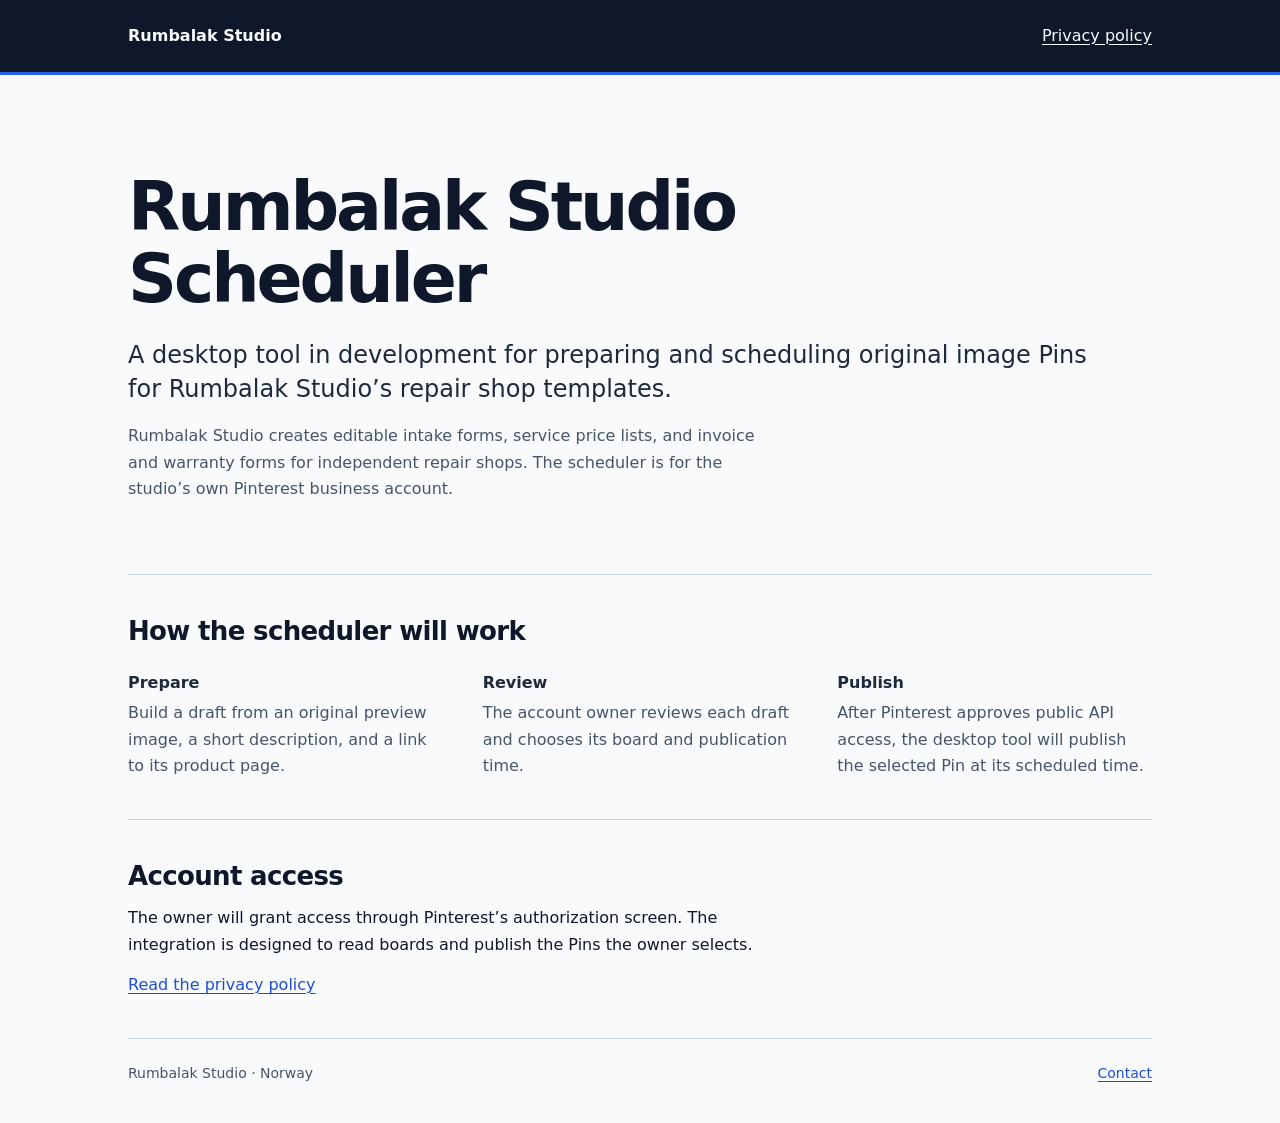
<file: index.html>
<!doctype html>
<html lang="en">
<head>
  <meta charset="utf-8">
  <meta name="viewport" content="width=device-width, initial-scale=1">
  <meta name="description" content="Rumbalak Studio Scheduler prepares and schedules original Pins for Rumbalak Studio’s repair shop templates.">
  <title>Rumbalak Studio Scheduler</title>
  <link rel="stylesheet" href="styles.css">
</head>
<body>
  <header class="site-header">
    <div class="shell header-inner">
      <a class="brand" href="./" aria-current="page">Rumbalak Studio</a>
      <nav aria-label="Main navigation">
        <a href="privacy.html">Privacy policy</a>
      </nav>
    </div>
  </header>

  <main class="shell">
    <section class="hero">
      <h1>Rumbalak Studio Scheduler</h1>
      <p class="intro">A desktop tool in development for preparing and scheduling original image Pins for Rumbalak Studio’s repair shop templates.</p>
      <p>Rumbalak Studio creates editable intake forms, service price lists, and invoice and warranty forms for independent repair shops. The scheduler is for the studio’s own Pinterest business account.</p>
    </section>

    <section class="workflow" aria-labelledby="workflow-title">
      <h2 id="workflow-title">How the scheduler will work</h2>
      <dl>
        <div>
          <dt>Prepare</dt>
          <dd>Build a draft from an original preview image, a short description, and a link to its product page.</dd>
        </div>
        <div>
          <dt>Review</dt>
          <dd>The account owner reviews each draft and chooses its board and publication time.</dd>
        </div>
        <div>
          <dt>Publish</dt>
          <dd>After Pinterest approves public API access, the desktop tool will publish the selected Pin at its scheduled time.</dd>
        </div>
      </dl>
    </section>

    <section class="account" aria-labelledby="account-title">
      <h2 id="account-title">Account access</h2>
      <p>The owner will grant access through Pinterest’s authorization screen. The integration is designed to read boards and publish the Pins the owner selects.</p>
      <a href="privacy.html">Read the privacy policy</a>
    </section>
  </main>

  <footer class="site-footer shell">
    <span>Rumbalak Studio · Norway</span>
    <a href="privacy.html#contact">Contact</a>
  </footer>
</body>
</html>
</file>
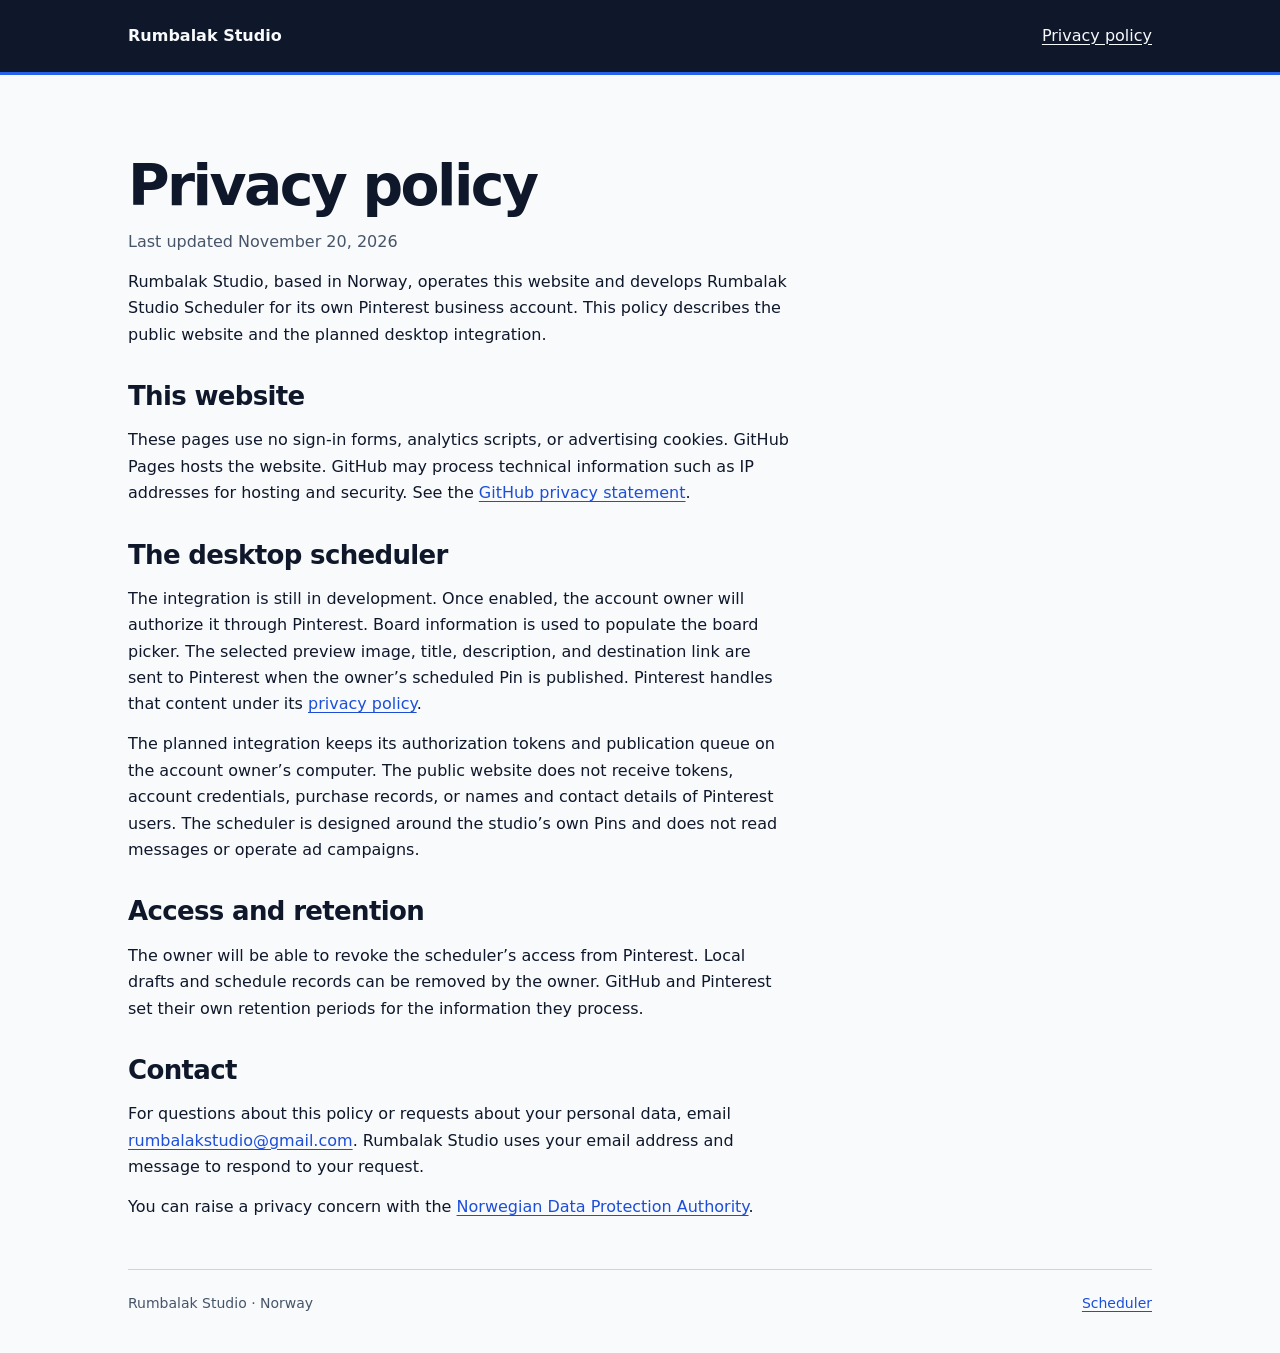
<file: privacy.html>
<!doctype html>
<html lang="en">
<head>
  <meta charset="utf-8">
  <meta name="viewport" content="width=device-width, initial-scale=1">
  <meta name="description" content="Privacy policy for the Rumbalak Studio Scheduler website and planned Pinterest integration.">
  <title>Privacy policy | Rumbalak Studio Scheduler</title>
  <link rel="stylesheet" href="styles.css">
</head>
<body>
  <header class="site-header">
    <div class="shell header-inner">
      <a class="brand" href="./">Rumbalak Studio</a>
      <nav aria-label="Main navigation">
        <a href="privacy.html" aria-current="page">Privacy policy</a>
      </nav>
    </div>
  </header>

  <main class="shell policy">
    <h1>Privacy policy</h1>
    <p class="date">Last updated <time datetime="2026-11-20">November 20, 2026</time></p>
    <p>Rumbalak Studio, based in Norway, operates this website and develops Rumbalak Studio Scheduler for its own Pinterest business account. This policy describes the public website and the planned desktop integration.</p>

    <h2>This website</h2>
    <p>These pages use no sign-in forms, analytics scripts, or advertising cookies. GitHub Pages hosts the website. GitHub may process technical information such as IP addresses for hosting and security. See the <a href="https://docs.github.com/en/site-policy/privacy-policies/github-general-privacy-statement">GitHub privacy statement</a>.</p>

    <h2>The desktop scheduler</h2>
    <p>The integration is still in development. Once enabled, the account owner will authorize it through Pinterest. Board information is used to populate the board picker. The selected preview image, title, description, and destination link are sent to Pinterest when the owner’s scheduled Pin is published. Pinterest handles that content under its <a href="https://policy.pinterest.com/en/privacy-policy">privacy policy</a>.</p>
    <p>The planned integration keeps its authorization tokens and publication queue on the account owner’s computer. The public website does not receive tokens, account credentials, purchase records, or names and contact details of Pinterest users. The scheduler is designed around the studio’s own Pins and does not read messages or operate ad campaigns.</p>

    <h2>Access and retention</h2>
    <p>The owner will be able to revoke the scheduler’s access from Pinterest. Local drafts and schedule records can be removed by the owner. GitHub and Pinterest set their own retention periods for the information they process.</p>

    <h2 id="contact">Contact</h2>
    <p>For questions about this policy or requests about your personal data, email <a href="mailto:rumbalakstudio@gmail.com">rumbalakstudio@gmail.com</a>. Rumbalak Studio uses your email address and message to respond to your request.</p>
    <p>You can raise a privacy concern with the <a href="https://www.datatilsynet.no/en/">Norwegian Data Protection Authority</a>.</p>
  </main>

  <footer class="site-footer shell">
    <span>Rumbalak Studio · Norway</span>
    <a href="./">Scheduler</a>
  </footer>
</body>
</html>
</file>
<file: styles.css>
:root {
  color-scheme: light;
  --ink: #0f172a;
  --secondary: #475569;
  --navy: #1e293b;
  --blue: #1d4ed8;
  --paper: #f8fafc;
  --rule: #cbd5e1;
  font-family: system-ui, -apple-system, "Segoe UI", sans-serif;
}

* {
  box-sizing: border-box;
}

body {
  margin: 0;
  color: var(--ink);
  background: var(--paper);
  font-size: 1rem;
  line-height: 1.65;
}

a {
  color: var(--blue);
  text-underline-offset: 0.2em;
}

a:focus-visible {
  outline: 3px solid #2563eb;
  outline-offset: 4px;
}

.shell {
  width: min(100% - 2.5rem, 64rem);
  margin-inline: auto;
}

.site-header {
  background: var(--ink);
  border-bottom: 3px solid #2563eb;
}

.header-inner {
  display: flex;
  align-items: center;
  justify-content: space-between;
  flex-wrap: wrap;
  gap: 0.5rem 1.5rem;
  min-height: 4.5rem;
  padding-block: 0.75rem;
}

.site-header a {
  color: #f8fafc;
}

.brand {
  font-weight: 700;
  text-decoration: none;
}

.hero {
  padding-block: clamp(3rem, 8vw, 6rem) clamp(2.5rem, 6vw, 4.5rem);
  border-bottom: 1px solid var(--rule);
}

h1,
h2,
p,
dl {
  margin: 0;
}

h1 {
  max-width: 16ch;
  font-size: clamp(2.35rem, 6vw, 4.25rem);
  line-height: 1.06;
  letter-spacing: -0.045em;
  overflow-wrap: break-word;
}

h2 {
  font-size: clamp(1.25rem, 3vw, 1.625rem);
  line-height: 1.3;
  letter-spacing: -0.025em;
}

p {
  max-width: 65ch;
}

.intro {
  margin-top: 1.4rem;
  font-size: clamp(1.18rem, 3vw, 1.5rem);
  color: var(--navy);
  line-height: 1.45;
}

.intro + p {
  margin-top: 1rem;
  color: var(--secondary);
}

.workflow,
.account {
  padding-block: 2.5rem;
  border-bottom: 1px solid var(--rule);
}

.workflow dl {
  display: grid;
  grid-template-columns: repeat(auto-fit, minmax(min(100%, 15rem), 1fr));
  gap: 1.25rem 2.5rem;
  margin-top: 1.3rem;
}

.workflow dt {
  font-weight: 700;
  color: var(--navy);
}

.workflow dd {
  margin: 0.25rem 0 0;
  color: var(--secondary);
}

.account p {
  margin-block: 0.7rem 0.85rem;
}

.site-footer {
  display: flex;
  flex-wrap: wrap;
  justify-content: space-between;
  gap: 0.5rem 1.5rem;
  padding-block: 1.4rem 2.4rem;
  color: var(--secondary);
  font-size: 0.875rem;
}

.policy {
  padding-block: clamp(2.5rem, 7vw, 5rem) 3rem;
  border-bottom: 1px solid var(--rule);
}

.policy h1 {
  font-size: clamp(2.25rem, 5vw, 3.55rem);
}

.policy h2 {
  margin-top: 2rem;
}

.policy p {
  margin-top: 0.85rem;
}

.date {
  color: var(--secondary);
}
</file>
